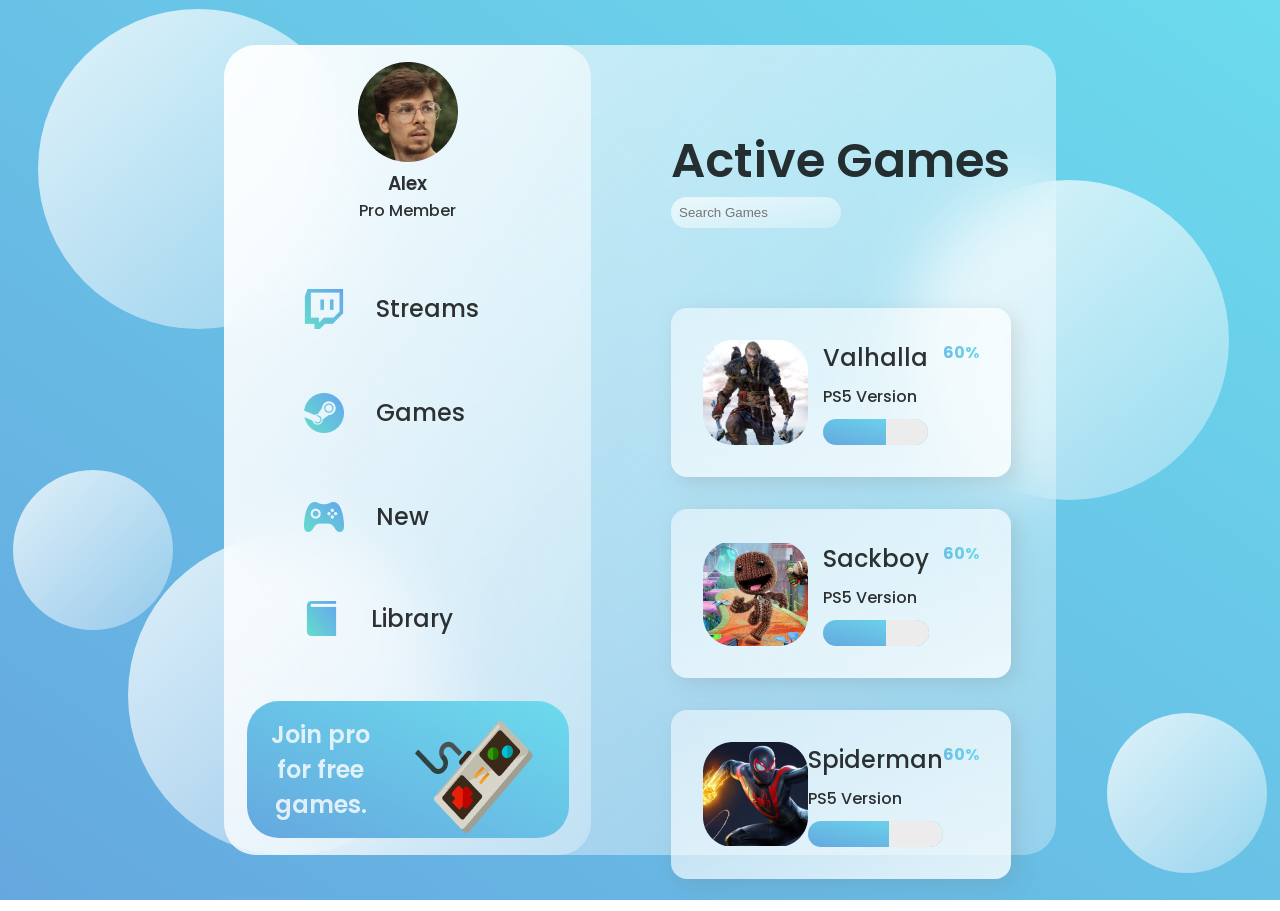
<file: glass_page/index.html>
<!DOCTYPE html>
<html lang="en">
<head>
    <meta charset="UTF-8">
    <meta name="viewport" content="width=device-width, initial-scale=1.0">
    <link rel="preconnect" href="https://fonts.gstatic.com">
    <title>Glass Website</title>
    <link href="https://fonts.googleapis.com/css2?family=Poppins:wght@500;700&display=swap" rel="stylesheet">
    <link rel="stylesheet" href="./style.css">
</head>
<body>
    <main>
        <section class="glass">
            <div class="dashboard">
                <div class="user">
                    <img src="./images/avatar.png" alt="" />
                    <h3>Alex</h3>
                    <p>Pro Member</p>
                </div>
                <div class="links">
                    <div class="link">
                        <img src="./images/twitch.png" alt="">
                        <h2>Streams</h2>
                    </div>
                    <div class="link">
                        <img src="./images/steam.png" alt="">
                        <h2>Games</h2>
                    </div>
                    <div class="link">
                        <img src="./images/upcoming.png" alt="">
                        <h2>New</h2>
                    </div>
                    <div class="link">
                        <img src="./images/library.png" alt="">
                        <h2>Library</h2>
                    </div>
                </div>
                <div class="pro">
                    <h2>Join pro for free games.</h2>
                    <img src="./images/controller.png" alt="">
                </div>
            </div>
            <div class="games">
                <div class="status">
                    <h1>Active Games</h1>
                    <input type="text /" placeholder="Search Games">
                </div>
                <div class="cards">
                    <div class="card">
                        <img src="./images/assassins.png" alt="">
                        <div class="card-info">
                            <h2>Valhalla</h2>
                            <p>PS5 Version</p>
                            <div class="progress"></div>
                        </div>
                        <div class="percentage">60%</div>
                    </div>
                    <div class="card">
                        <img src="./images/sackboy.png" alt="">
                        <div class="card-info">
                            <h2>Sackboy</h2>
                            <p>PS5 Version</p>
                            <div class="progress"></div>
                        </div>
                        <div class="percentage">60%</div>
                    </div>
                    <div class="card">
                        <img src="./images/spiderman.png" alt="">
                        <div class="card-info">
                            <h2>Spiderman</h2>
                            <p>PS5 Version</p>
                            <div class="progress"></div>
                        </div>
                        <div class="percentage">60%</div>
                    </div>
                </div>
            </div>
        </section>
    </main>
    <div class="circle1"></div>
    <div class="circle2"></div> 
    <div class="circle3"></div>  
    <div class="circle4"></div> 
    <div class="circle5"></div>  
</body>
</html>
</file>
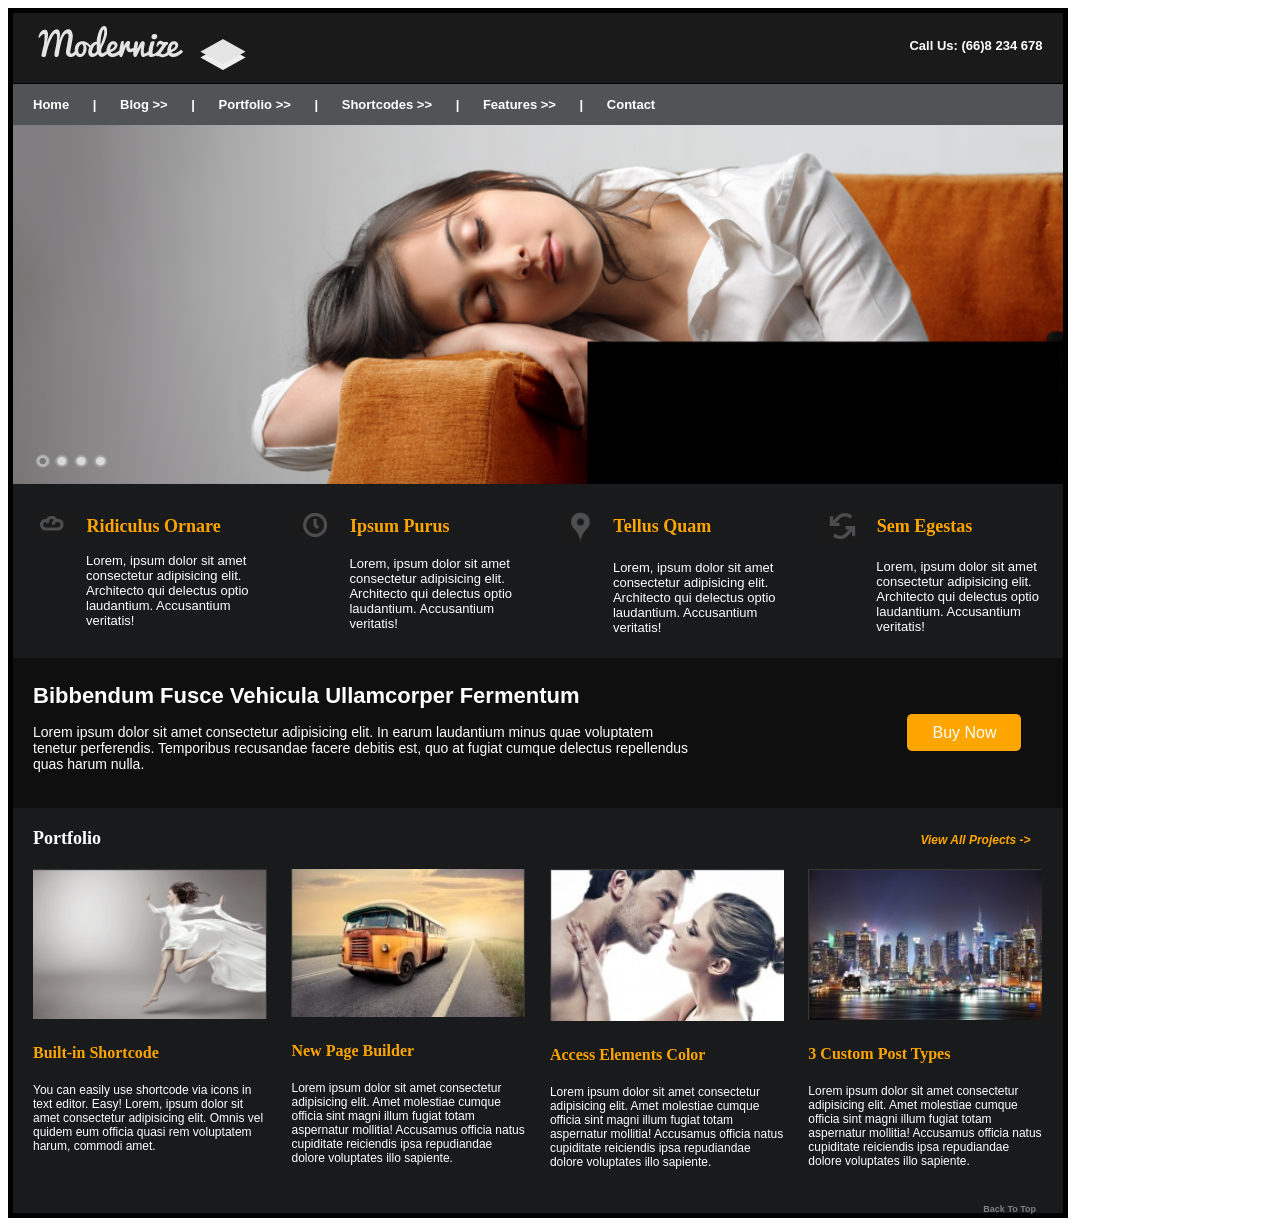
<file: modernize.html>
<!DOCTYPE html>
<html lang="en">
<head>
    <meta charset="UTF-8">
    <meta name="viewport" content="width=device-width, initial-scale=1.0">
    <title>Modernize</title>
    <link rel="stylesheet" href="styles.css">
</head>
<body>
    <div id="container">
        <div id="header">
            <img id="title_pic" src="modernize/logo.png" alt="main image">
            <h4>Call Us: (66)8 234 678</h4>
        </div>
        <div id="menu_bar">
            <ul>
                <li>Home</li>
                <li>|</li>
                <li>Blog >></li>
                <li>|</li>
                <li>Portfolio >></li>
                <li>|</li>
                <li>Shortcodes >></li>
                <li>|</li>
                <li>Features >></li>
                <li>|</li>
                <li>Contact</li>
            </ul>
        </div>
        <div id="center">
            <img id="main_pic" src="modernize/main_pic.png" alt="main image">
            <div class="center_cards">
                <img class="content_icon" src="modernize/content_icon1.png" alt="content logo">
                <h4>Ridiculus Ornare</h4>
                <p>Lorem, ipsum dolor sit amet consectetur adipisicing elit. Architecto qui delectus optio laudantium. Accusantium veritatis! </p>
            </div>
            <div class="center_cards">
                <img class="content_icon" src="modernize/content_icon2.png" alt="content logo">
                <h4>Ipsum Purus</h4>
                <p>Lorem, ipsum dolor sit amet consectetur adipisicing elit. Architecto qui delectus optio laudantium. Accusantium veritatis! </p>
            </div>
            <div class="center_cards">
                <img class="content_icon" src="modernize/content_icon3.png" alt="content logo">
                <h4>Tellus Quam</h4>
                <p>Lorem, ipsum dolor sit amet consectetur adipisicing elit. Architecto qui delectus optio laudantium. Accusantium veritatis! </p>
            </div>
            <div class="center_cards">
                <img class="content_icon" src="modernize/content_icon4.png" alt="content logo">
                <h4>Sem Egestas</h4>
                <p>Lorem, ipsum dolor sit amet consectetur adipisicing elit. Architecto qui delectus optio laudantium. Accusantium veritatis! </p>
            </div>
        </div>
        <div id="center_banner">
            <h2>Bibbendum Fusce Vehicula Ullamcorper Fermentum</h2>
            <p>Lorem ipsum dolor sit amet consectetur adipisicing elit. In earum laudantium minus quae voluptatem tenetur perferendis. Temporibus recusandae facere debitis est, quo at fugiat cumque delectus repellendus quas harum nulla.</p>
            <a class="button" href="#">Buy Now</a>
        </div>
        <div id="content">
            <h2>Portfolio</h2>
            <h5>View All Projects -> </h5>
            <div class="subcontent">
                <img class="four_pics" src="modernize/portfolio1.png" alt="main image">
                <h4>Built-in Shortcode</h4>
                <p>You can easily use shortcode via icons in text editor. Easy! Lorem, ipsum dolor sit amet consectetur adipisicing elit. Omnis vel quidem eum officia quasi rem voluptatem harum, commodi amet.</p>
            </div>
            <div class="subcontent">
                <img class="four_pics" src="modernize/portfolio2.png" alt="main image">
                <h4>New Page Builder</h4>
                <p>Lorem ipsum dolor sit amet consectetur adipisicing elit. Amet molestiae cumque officia sint magni illum fugiat totam aspernatur mollitia! Accusamus officia natus cupiditate reiciendis ipsa repudiandae dolore voluptates illo sapiente.</p>
            </div>
            <div class="subcontent">
                <img class="four_pics" src="modernize/portfolio3.png" alt="main image">
                <h4>Access Elements Color</h4>
                <p>Lorem ipsum dolor sit amet consectetur adipisicing elit. Amet molestiae cumque officia sint magni illum fugiat totam aspernatur mollitia! Accusamus officia natus cupiditate reiciendis ipsa repudiandae dolore voluptates illo sapiente.</p>
            </div>
            <div class="subcontent">
                <img class="four_pics" src="modernize/portfolio4.png" alt="main image">
                <h4>3 Custom Post Types</h4>
                <p>Lorem ipsum dolor sit amet consectetur adipisicing elit. Amet molestiae cumque officia sint magni illum fugiat totam aspernatur mollitia! Accusamus officia natus cupiditate reiciendis ipsa repudiandae dolore voluptates illo sapiente.</p>
                <h1>Back To Top</h1>
            </div>
        </div>
    </div>
</body>
</file>
<file: glass_page/style.css>
* {
  margin: 0;
  padding: 0;
  box-sizing: border-box;
}
/* Extra large devices (large laptops and desktops, 1200px and up) */
@media only screen and (min-width: 1200px) {
  h1 {
    color: 426696;
    font-weight: 600;
    font-size: 3rem;
    opacity: 0.8;
  }
  h2,
  p {
    color: 658ec6;
    font-weight: 500;
    opacity: 0.8;
  }
  h3 {
    color: 426696;
    font-weight: 600;
    opacity: 0.8;
  }
  main {
    font-family: "Poppins", sans-serif;
    min-height: 100vh;
    background: linear-gradient(to right top, #65a8df, #6cdbed);
    display: flex;
    align-items: center;
    justify-content: center;
  }
  .glass {
    background: white;
    height: 90vh;
    width: 65%;
    background: linear-gradient(
      to right bottom,
      rgba(255, 255, 255, 0.7),
      rgba(255, 255, 255, 0.3)
    );
    border-radius: 2rem;
    z-index: 2;
    backdrop-filter: blur(2rem);
    display: flex;
  }
  .circle1,
  .circle2,
  .circle3 {
    background: white;
    background: linear-gradient(
      to right bottom,
      rgba(255, 255, 255, 0.8),
      rgba(255, 255, 255, 0.3)
    );
    height: 20rem;
    width: 20rem;
    position: absolute;
    border-radius: 50%;
  }
  .circle4 {
    background: white;
    background: linear-gradient(
      to right bottom,
      rgba(255, 255, 255, 0.8),
      rgba(255, 255, 255, 0.3)
    );
    height: 10rem;
    width: 10rem;
    position: absolute;
    border-radius: 50%;
  }
  .circle5 {
    background: white;
    background: linear-gradient(
      to right bottom,
      rgba(255, 255, 255, 0.8),
      rgba(255, 255, 255, 0.3)
    );
    height: 10rem;
    width: 10rem;
    position: absolute;
    border-radius: 50%;
  }
  .circle1 {
    top: 20%;
    right: 4%;
  }
  .circle2 {
    top: 1%;
    left: 3%;
  }
  .circle3 {
    bottom: 5%;
    left: 10%;
  }
  .circle4 {
    bottom: 3%;
    right: 1%;
  }
  .circle5 {
    bottom: 30%;
    left: 1%;
  }
  .dashboard {
    flex: 1;
    display: flex;
    flex-direction: column;
    align-items: center;
    justify-content: space-evenly;
    text-align: center;
    background: linear-gradient(
      to right bottom,
      rgba(255, 255, 255, 0.8),
      rgba(255, 255, 255, 0.3)
    );
    border-radius: 2rem;
  }
  .link {
    display: flex;
    margin: 2rem 0rem;
    padding: 1rem 5rem;
    align-items: center;
  }
  .link h2 {
    padding: 0rem 2rem;
  }
  .games {
    flex: 1;
  }
  .pro {
    background: linear-gradient(to right top, #65a8df, #6cdbed);
    border-radius: 2rem;
    color: white;
    padding: 1rem;
    position: relative;
  }
  .pro img {
    position: absolute;
    top: -10%;
    right: 10%;
  }
  .pro h2 {
    width: 40%;
    color: white;
    font-weight: 600;
  }

  /* Games */
  .status {
    margin-bottom: 3rem;
  }
  .status input {
    background: linear-gradient(
      to right bottom,
      rgba(255, 255, 255, 0.7),
      rgba(255, 255, 255, 0.3)
    );
    border: none;
    width: 50%;
    padding: 0.5rem;
    border-radius: 2rem;
  }
  .games {
    margin: 5rem;
    display: flex;
    flex-direction: column;
    justify-content: space-evenly;
  }
  .card {
    display: flex;
    background: linear-gradient(
      to left top,
      rgba(255, 255, 255, 0.8),
      rgba(255, 255, 255, 0.5)
    );
    border-radius: 1rem;
    margin: 2rem 0rem;
    padding: 2rem;
    box-shadow: 6px 6px 20px rgba(122, 122, 122, 0.212);
    justify-content: space-between;
  }
  .progress {
    background: linear-gradient(to right top, #65a8df, #6cdbed);
    width: 100%;
    height: 25%;
    border-radius: 1rem;
    position: relative;
    overflow: hidden;
  }
  .progress::after {
    content: "";
    width: 100%;
    height: 100%;
    background: rgb(236, 236, 236);
    position: absolute;
    left: 60%;
  }
  .card-info {
    display: flex;
    flex-direction: column;
    justify-content: space-between;
  }
  .percentage {
    font-weight: bold;
    background: linear-gradient(to right top, #65a8df, #6cdbed);
    -webkit-background-clip: text;
    -webkit-text-fill-color: transparent;
  }
}

/* Extra small devices (phones, 600px and down) */
@media only screen and (max-width: 600px) {
  h1 {
    color: 426696;
    font-weight: 600;
    font-size: 4rem;
    opacity: 0.8;
  }
  h2,
  p {
    color: 658ec6;
    font-weight: 500;
    opacity: 0.8;
  }
  h3 {
    color: 426696;
    font-weight: 600;
    opacity: 0.8;
  }
  main {
    font-family: "Poppins", sans-serif;
    height: 100%;
    background: linear-gradient(to right top, #65a8df, #6cdbed);
    display: inline;
    align-items: center;
    justify-content: center;
  }
  .glass {
    background: white;
    height: 90vh;
    width: 65%;
    background: linear-gradient(
      to right bottom,
      rgba(255, 255, 255, 0.7),
      rgba(255, 255, 255, 0.3)
    );
    border-radius: 2rem;
    z-index: 2;
    backdrop-filter: blur(2rem);
    display: inline;
  }
  .circle1,
  .circle2,
  .circle3,
  .circle4,
  .circle5 {
    display: none;
  }
  .dashboard {
    display: flex;
    flex-direction: column;
    align-items: center;
    justify-content: space-evenly;
    text-align: center;
    background: linear-gradient(
      to right bottom,
      rgba(255, 255, 255, 0.8),
      rgba(255, 255, 255, 0.3)
    );
    border-radius: 2rem;
  }
  /*       .link {
    display: flex;
    margin: 2rem 0rem;
    padding: 1rem 5rem;
    align-items: center;
  }
  .link h2 {
    padding: 0rem 2rem;
  }
  .games {
    flex: 1;
  }
  .pro {
    background: linear-gradient(to right top, #65a8df, #6cdbed);
    border-radius: 2rem;
    color: white;
    padding: 1rem;
    position: relative;
  }
  .pro img {
    position: absolute;
    top: -10%;
    right: 10%;
  }
  .pro h2 {
    width: 40%;
    color: white;
    font-weight: 600;
  }
/* 
  /* Games */
  /* .status { */
  /* margin-bottom: 3rem;
  }
  .status input {
    background: linear-gradient(
      to right bottom,
      rgba(255, 255, 255, 0.7),
      rgba(255, 255, 255, 0.3)
    );
    border: none;
    width: 50%;
    padding: 0.5rem;
    border-radius: 2rem;
  }
  .games {
    margin: 5rem;
    display: flex;
    flex-direction: column;
    justify-content: space-evenly;
  }
  .card {
    display: flex;
    background: linear-gradient(
      to left top,
      rgba(255, 255, 255, 0.8),
      rgba(255, 255, 255, 0.5)
    );
    border-radius: 1rem;
    margin: 2rem 0rem;
    padding: 2rem;
    box-shadow: 6px 6px 20px rgba(122, 122, 122, 0.212);
    justify-content: space-between;
  }
  .progress {
    background: linear-gradient(to right top, #65a8df, #6cdbed);
    width: 100%;
    height: 25%;
    border-radius: 1rem;
    position: relative;
    overflow: hidden;
  }
  .progress::after {
    content: "";
    width: 100%;
    height: 100%;
    background: rgb(236, 236, 236);
    position: absolute;
    left: 60%;
  }
  .card-info {
    display: flex;
    flex-direction: column;
    justify-content: space-between;
  }
  .percentage {
    font-weight: bold;
    background: linear-gradient(to right top, #65a8df, #6cdbed);
    -webkit-background-clip: text;
    -webkit-text-fill-color: transparent;
  } */
}
/* MAKE RESPONSIVE */
/* UPDATE IMAGES */
</file>
<file: styles.css>
/* * {
    outline: 2px dotted red;
} */
#container{
    width: 1050px;
    height: 1200px;
    background-color: black;
    font-family: sans-serif;
    padding: 5px;
}
#header{
    width: 1050px;
    height: 70px;
    display: inline-block;
    background-color: #1a1a1a;
    color: white;
}
#title_pic{
    margin-left: 20px;
    display: inline-block
}
#header h4{
    display: inline-block;
    margin-left: 650px;
    margin-top: 25px;
    vertical-align: top;
    font-size: 13px;
}
#menu_bar{
    background-color: #505457;
    font-size: 13px;
    font-weight: bold;
    color: white;

}
#menu_bar ul{
    display: inline-block;
    padding-left: 20px;
}

#menu_bar li{
    display: inline-block;
    margin-right: 20px;
}
#main_pic{
    height: 359px;
    width: 1050px;
}
#center{
    background-color: #181a1c;
}
.center_cards{
    background-color: #181a1c;
    width: 239px;
    height: 150px;
    display: inline-block;
    vertical-align: top;
    padding: 10px;
}
.content_icon{
    width: 35px;
    margin: 12px;
    
}
.center_cards h4{
    display: inline-block;
    vertical-align: top;
    margin: 18px 0px 15px 0px;
    color: orange;
    font-family: Georgia, 'Times New Roman', Times, serif;
    font-size: 18px;
}
.center_cards p{
    margin-top: 0px;
    vertical-align: top;
    margin-left: 63px;
    width: 183px;
    font-size: 13px;
    color: white;
}
#center_banner{
    width: 1050px;
    height: 150px;
    display: inline-block;
    background-color: #0f0f0f;
    color: white;
}
#center_banner h2{
    margin: 25px 0px 15px 20px;
    font-size: 22px;

}
#center_banner p{
    display: inline-block;
    margin-left: 20px;
    margin-top: 0px;
    margin-bottom: 20px;
    width: 665px;
    font-size: 14px;
    font-family: Arial
}
.button{
    padding: 10px 25px 10px 25px;
    margin-left: 205px;
    vertical-align: top;
    color: white;
    background-color: orange;
    border-radius: 5px;
    text-decoration: none;
}
#content{
    background-color: #181a1c;
    min-height: 365px;
    width: 1030px;
    padding: 20px 0px 20px 20px;
    color: white;
}
#content h2{
    display: inline-block;
    margin: 0px;
    padding-bottom: 20px;
    font-size: 18px;
    font-family: Georgia, 'Times New Roman', Times, serif
}
#content h5{
    display: inline-block;
    margin: 0px 0px 22px 815px;
    color: orange;
    font-style: italic;
    font-size: 12px;
}
.subcontent{
    display: inline-block;
    height: 200px;
    width: 234px;
    vertical-align: top;
    margin-right: 20px;
    background-color: #181a1c;
}
.four_pics{
    width: 234px;

}
.subcontent h4{
    color: orange;
    font-family: Georgia, 'Times New Roman', Times, serif
}
.subcontent p{
    font-size: 12px;
}
.subcontent h1{
    color: gray;
    font-size: 9px;
    display: inline-block;
    margin: 24px 0px 0px 175px;
}
</file>
